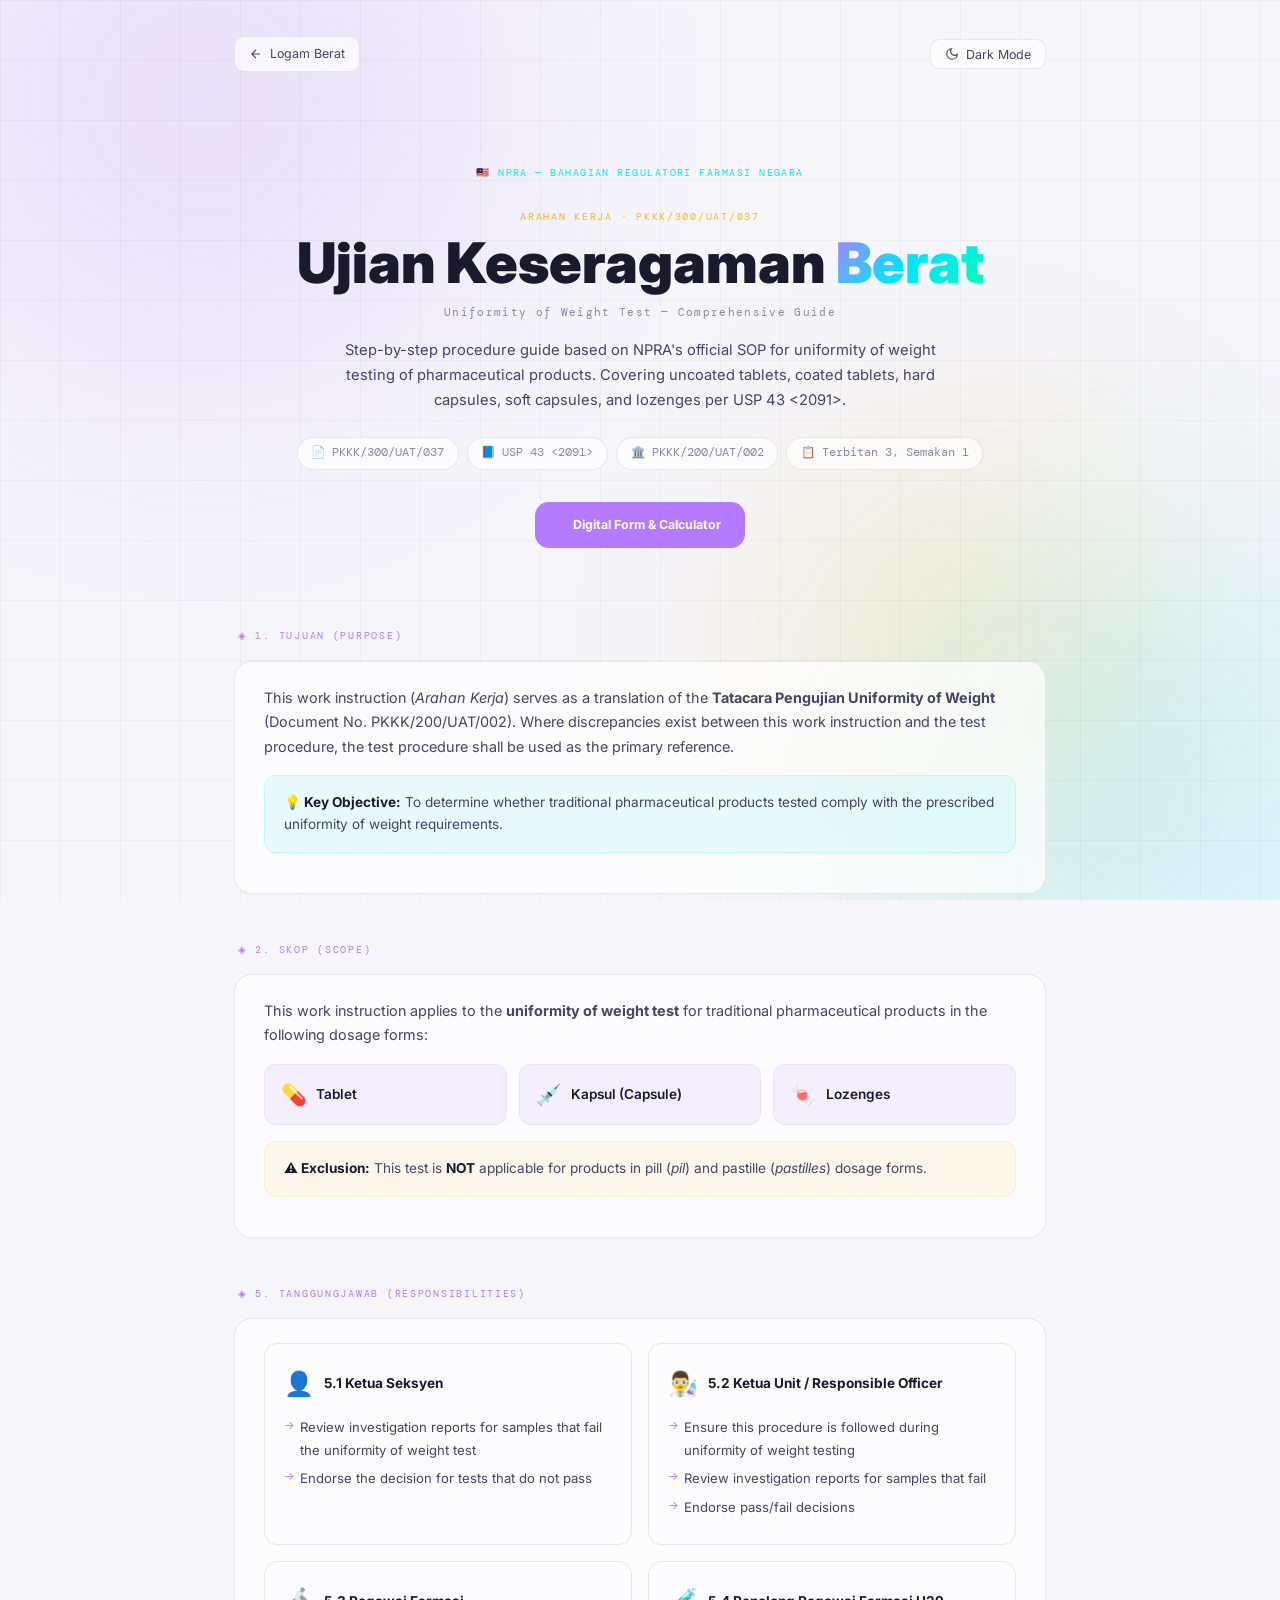
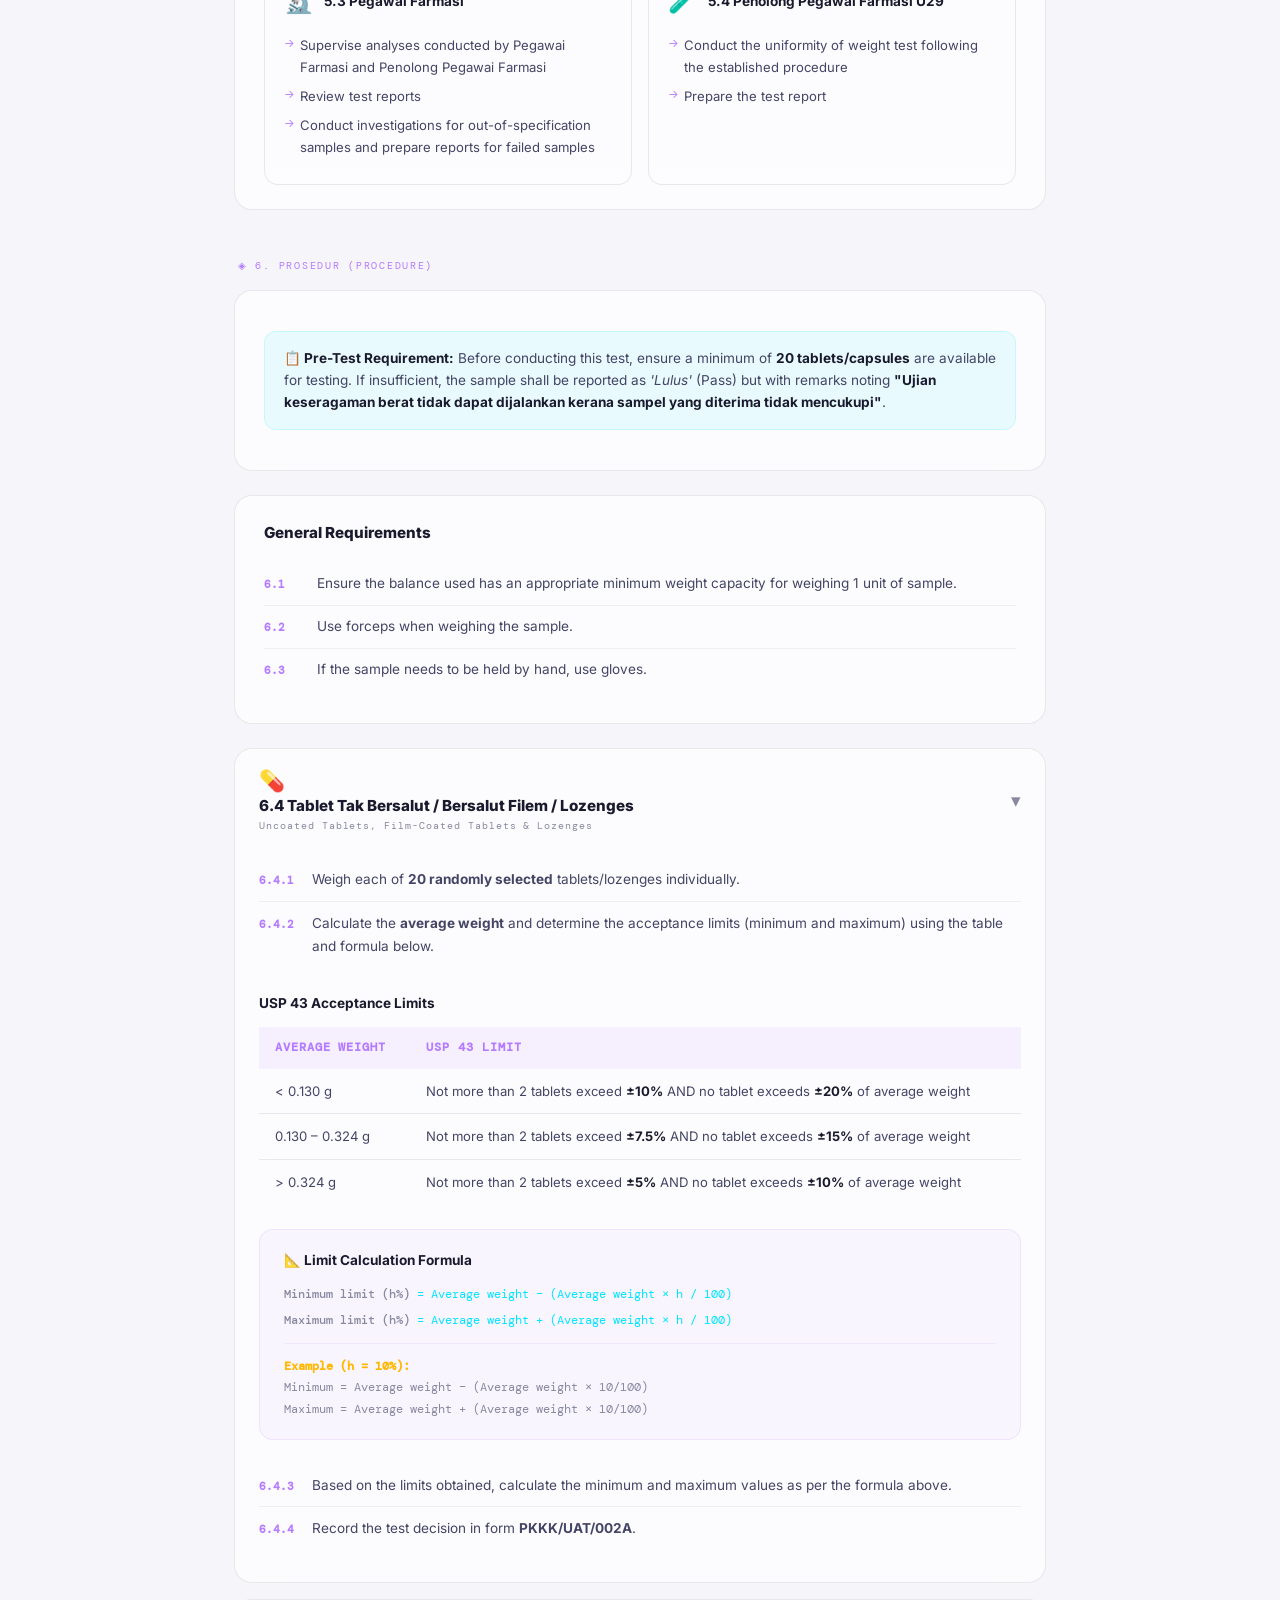
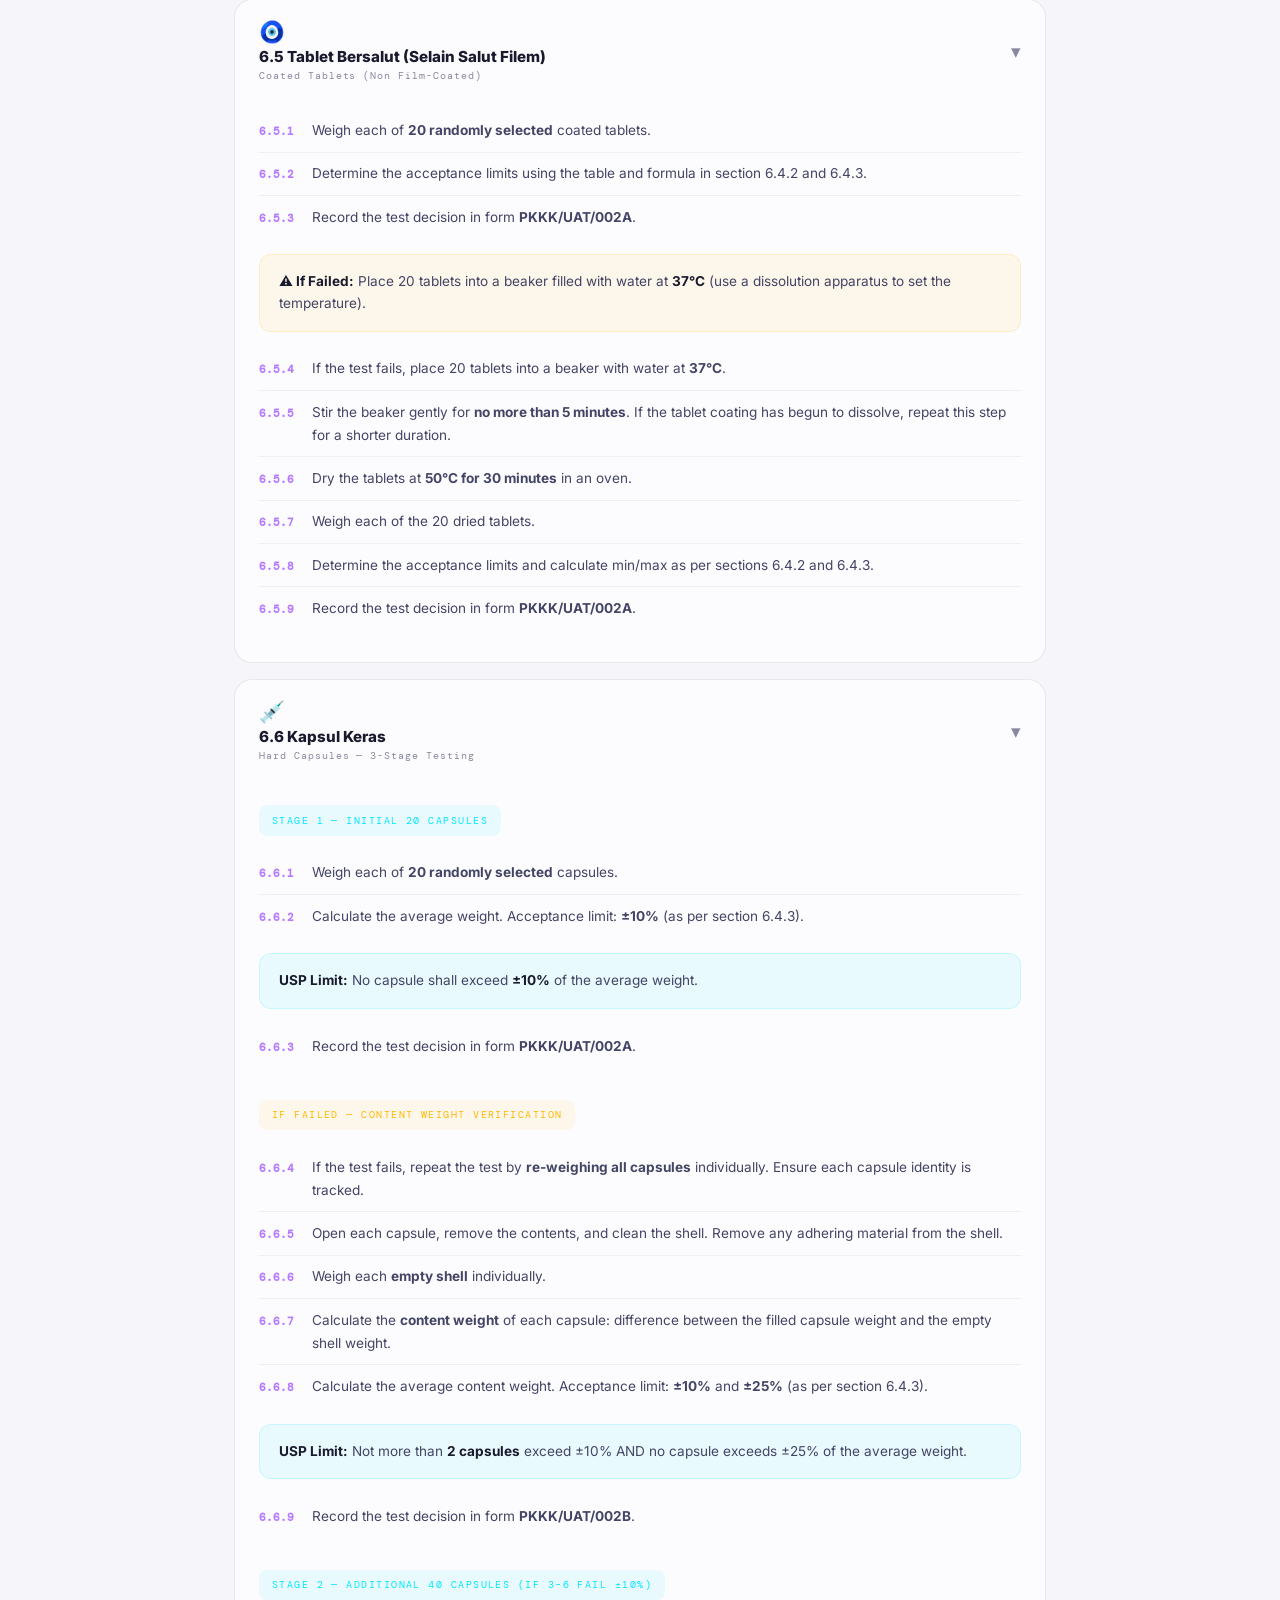
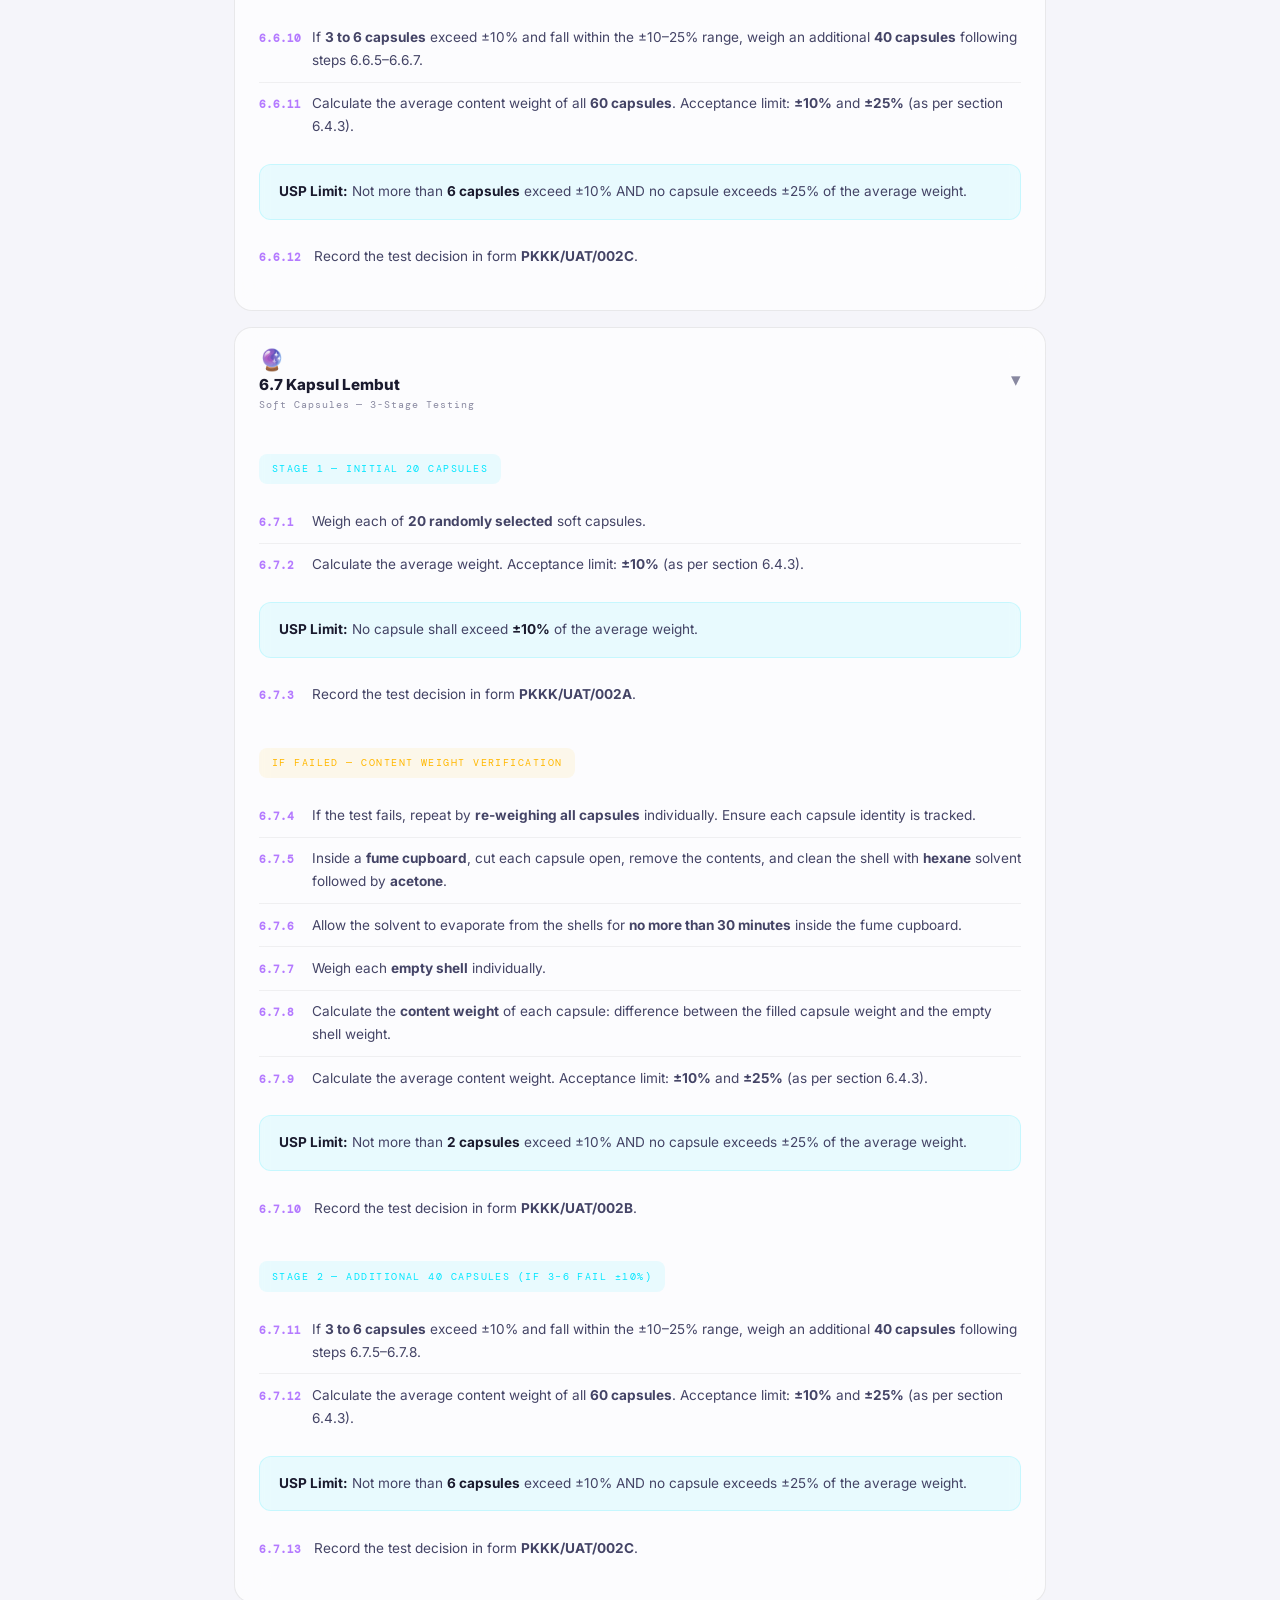
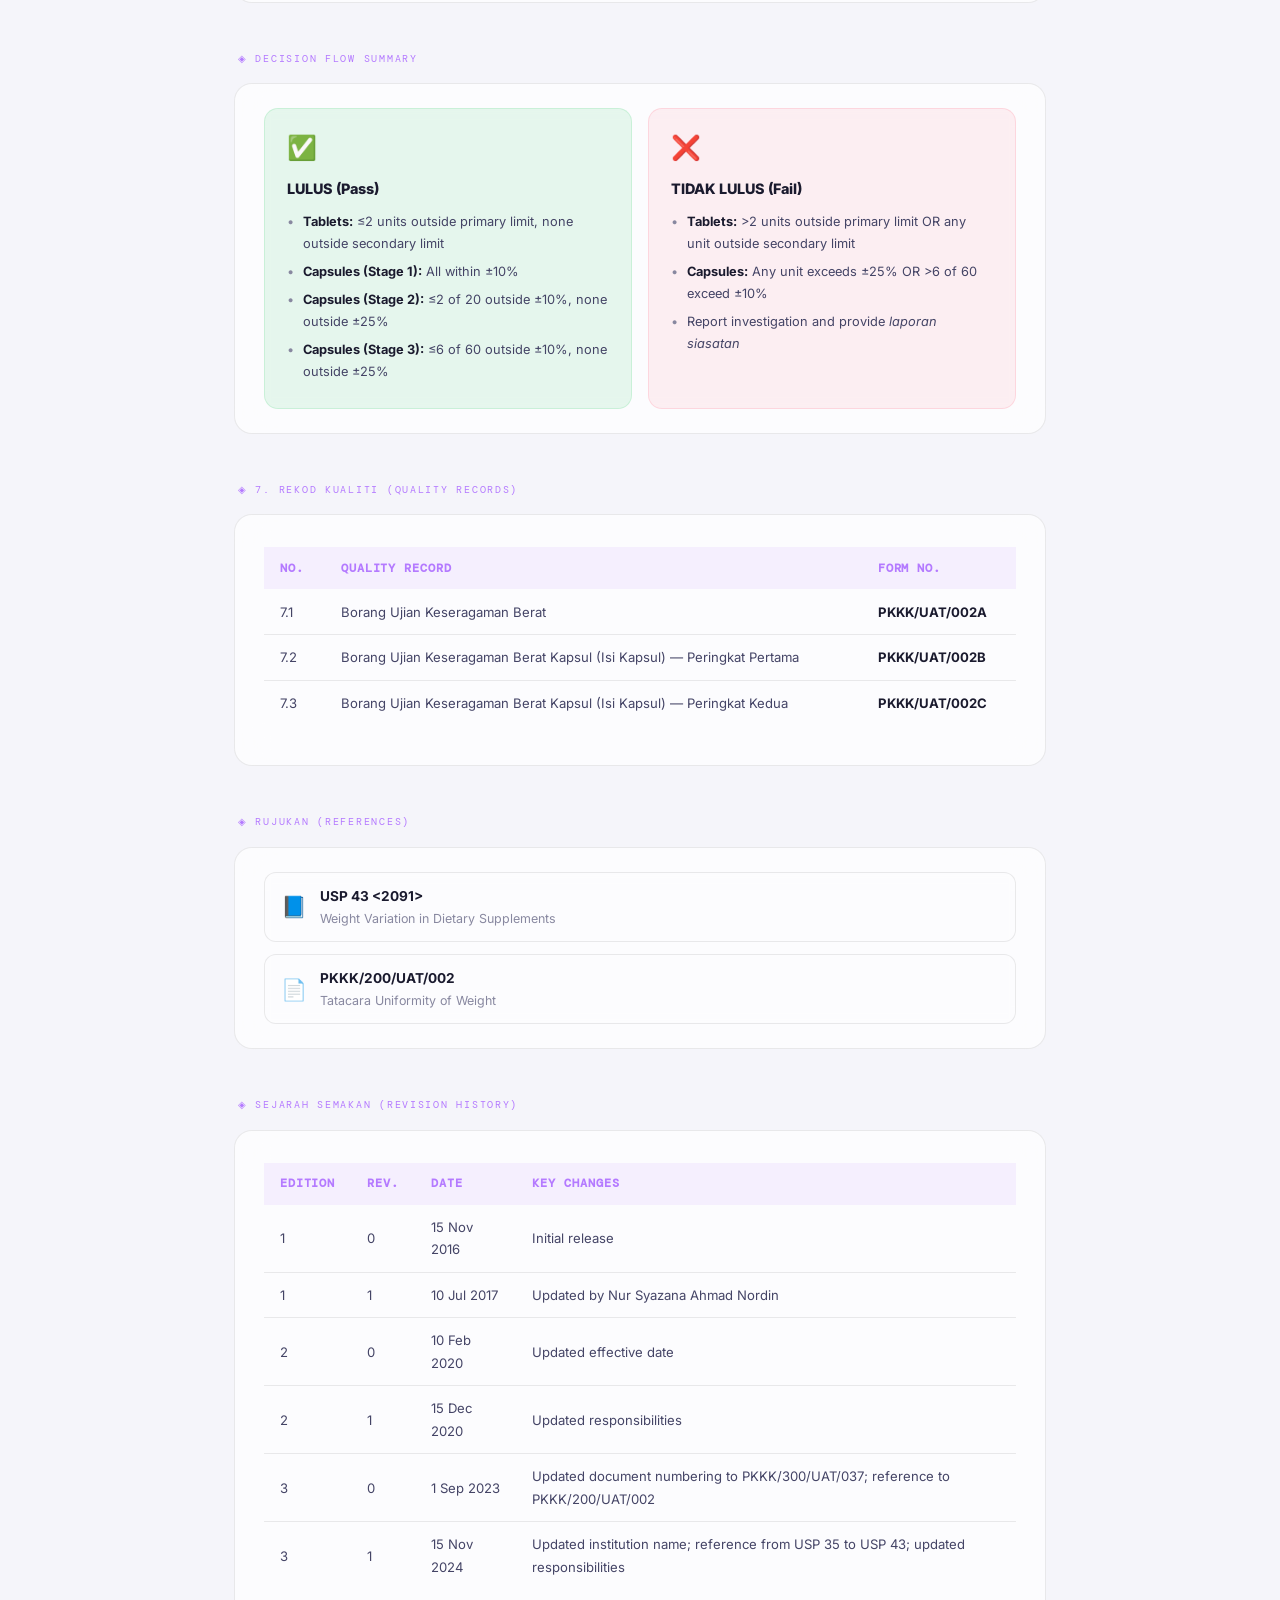
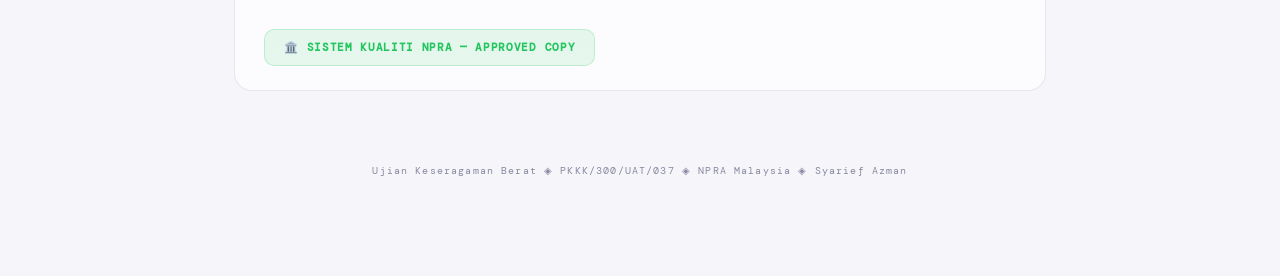
<file: index.html>
<!DOCTYPE html>
<html lang="en" data-theme="light">
<head>
<meta charset="UTF-8">
<meta name="viewport" content="width=device-width, initial-scale=1.0">
<title>Uniformity of Weight Test — Comprehensive Guide | NPRA</title>
<meta name="description" content="Comprehensive guide for Ujian Keseragaman Berat (Uniformity of Weight Test) based on NPRA SOP PKKK/300/UAT/037 and USP 43 &lt;2091&gt;. Covers tablets, capsules, lozenges procedures and acceptance criteria.">
<link rel="icon" type="image/png" href="https://syariefazman.com/favicon.png">
<link rel="preconnect" href="https://fonts.googleapis.com">
<link rel="preconnect" href="https://fonts.gstatic.com" crossorigin>
<link href="https://fonts.googleapis.com/css2?family=Inter:wght@400;500;600;700;800;900&family=DM+Mono:wght@400;500&family=Playfair+Display:ital@1&display=swap" rel="stylesheet">
<link rel="stylesheet" href="style.css">
</head>
<body>

<div class="bg-canvas"><div class="orb orb1"></div><div class="orb orb2"></div><div class="orb orb3"></div></div>
<div class="grid-overlay"></div>

<div class="main">

  <!-- Topbar -->
  <div class="topbar">
    <div class="topbar-left">
      <a href="https://syariefazman.com/lab/logam-berat" class="ctrl-btn">
        <svg viewBox="0 0 24 24" fill="none" stroke="currentColor" stroke-width="2"><path d="M19 12H5M12 19l-7-7 7-7"/></svg>
        Logam Berat
      </a>
    </div>
    <div style="display:flex;gap:0.5rem;flex-wrap:wrap">
      <button class="ctrl-btn" onclick="toggleTheme()" id="themeBtn">
        <svg viewBox="0 0 24 24" fill="none" stroke="currentColor" stroke-width="2"><path d="M21 12.79A9 9 0 1 1 11.21 3 7 7 0 0 0 21 12.79z"/></svg>
        <span id="themeTxt">Light Mode</span>
      </button>
    </div>
  </div>

  <!-- Hero -->
  <div class="hero">
    <div class="hero-org">🇲🇾 NPRA — Bahagian Regulatori Farmasi Negara</div><br>
    <div class="hero-unit">Arahan Kerja · PKKK/300/UAT/037</div>
    <h1>Ujian Keseragaman <span class="g">Berat</span></h1>
    <div class="hero-sub">Uniformity of Weight Test — Comprehensive Guide</div>
    <p class="hero-desc">
      Step-by-step procedure guide based on NPRA's official SOP for uniformity of weight testing 
      of pharmaceutical products. Covering uncoated tablets, coated tablets, hard capsules, soft capsules, 
      and lozenges per USP 43 &lt;2091&gt;.
    </p>
    <div class="hero-badges">
      <span class="hero-badge-pill">📄 PKKK/300/UAT/037</span>
      <span class="hero-badge-pill">📘 USP 43 &lt;2091&gt;</span>
      <span class="hero-badge-pill">🏛️ PKKK/200/UAT/002</span>
      <span class="hero-badge-pill">📋 Terbitan 3, Semakan 1</span>
    </div>
      
      <div class="hero-actions reveal" style="margin-top: 2rem; display: flex; justify-content: center; gap: 1rem;">
        <a href="form" class="ctrl-btn" style="background: var(--purple); color: white; padding: 0.8rem 1.5rem; font-weight: 700; border: none; border-radius: 14px;">
          <i class="fas fa-calculator" style="margin-right: 0.5rem;"></i> Digital Form & Calculator
        </a>
      </div>
  </div>

  <!-- Section: Tujuan -->
  <div class="section-label" id="tujuan">◈ 1. Tujuan (Purpose)</div>
  <div class="content-card reveal">
    <p>This work instruction (<em>Arahan Kerja</em>) serves as a translation of the <strong>Tatacara Pengujian Uniformity of Weight</strong> 
    (Document No. PKKK/200/UAT/002). Where discrepancies exist between this work instruction and the test procedure, 
    the test procedure shall be used as the primary reference.</p>
    <div class="highlight-box">
      <strong>💡 Key Objective:</strong> To determine whether traditional pharmaceutical products tested comply with the 
      prescribed uniformity of weight requirements.
    </div>
  </div>

  <!-- Section: Skop -->
  <div class="section-label" id="skop">◈ 2. Skop (Scope)</div>
  <div class="content-card reveal">
    <p>This work instruction applies to the <strong>uniformity of weight test</strong> for traditional pharmaceutical products in the following dosage forms:</p>
    <div class="scope-grid">
      <div class="scope-item"><span class="scope-icon">💊</span><span>Tablet</span></div>
      <div class="scope-item"><span class="scope-icon">💉</span><span>Kapsul (Capsule)</span></div>
      <div class="scope-item"><span class="scope-icon">🍬</span><span>Lozenges</span></div>
    </div>
    <div class="highlight-box warn">
      <strong>⚠️ Exclusion:</strong> This test is <strong>NOT</strong> applicable for products in pill (<em>pil</em>) and pastille (<em>pastilles</em>) dosage forms.
    </div>
  </div>

  <!-- Section: Tanggungjawab -->
  <div class="section-label" id="tanggungjawab">◈ 5. Tanggungjawab (Responsibilities)</div>
  <div class="content-card reveal">
    <div class="resp-grid">

      <div class="resp-card">
        <div class="resp-header">
          <span class="resp-icon">👤</span>
          <div class="resp-title">5.1 Ketua Seksyen</div>
        </div>
        <ul>
          <li>Review investigation reports for samples that fail the uniformity of weight test</li>
          <li>Endorse the decision for tests that do not pass</li>
        </ul>
      </div>

      <div class="resp-card">
        <div class="resp-header">
          <span class="resp-icon">👨‍🔬</span>
          <div class="resp-title">5.2 Ketua Unit / Responsible Officer</div>
        </div>
        <ul>
          <li>Ensure this procedure is followed during uniformity of weight testing</li>
          <li>Review investigation reports for samples that fail</li>
          <li>Endorse pass/fail decisions</li>
        </ul>
      </div>

      <div class="resp-card">
        <div class="resp-header">
          <span class="resp-icon">🔬</span>
          <div class="resp-title">5.3 Pegawai Farmasi</div>
        </div>
        <ul>
          <li>Supervise analyses conducted by Pegawai Farmasi and Penolong Pegawai Farmasi</li>
          <li>Review test reports</li>
          <li>Conduct investigations for out-of-specification samples and prepare reports for failed samples</li>
        </ul>
      </div>

      <div class="resp-card">
        <div class="resp-header">
          <span class="resp-icon">🧪</span>
          <div class="resp-title">5.4 Penolong Pegawai Farmasi U29</div>
        </div>
        <ul>
          <li>Conduct the uniformity of weight test following the established procedure</li>
          <li>Prepare the test report</li>
        </ul>
      </div>

    </div>
  </div>

  <!-- Section: Prosedur -->
  <div class="section-label" id="prosedur">◈ 6. Prosedur (Procedure)</div>
  
  <div class="content-card reveal">
    <div class="highlight-box">
      <strong>📋 Pre-Test Requirement:</strong> Before conducting this test, ensure a minimum of <strong>20 tablets/capsules</strong> 
      are available for testing. If insufficient, the sample shall be reported as <em>'Lulus'</em> (Pass) but with remarks 
      noting <strong>"Ujian keseragaman berat tidak dapat dijalankan kerana sampel yang diterima tidak mencukupi"</strong>.
    </div>
  </div>

  <div class="content-card reveal">
    <h3 class="proc-title">General Requirements</h3>
    <div class="step-list">
      <div class="step-item">
        <span class="step-num">6.1</span>
        <span>Ensure the balance used has an appropriate minimum weight capacity for weighing 1 unit of sample.</span>
      </div>
      <div class="step-item">
        <span class="step-num">6.2</span>
        <span>Use forceps when weighing the sample.</span>
      </div>
      <div class="step-item">
        <span class="step-num">6.3</span>
        <span>If the sample needs to be held by hand, use gloves.</span>
      </div>
    </div>
  </div>

  <!-- 6.4 Uncoated Tablets / Film-Coated / Lozenges -->
  <div class="proc-section reveal" id="proc-tablet">
    <button class="proc-header" onclick="toggleSection(this)">
      <div>
        <span class="proc-icon">💊</span>
        <span class="proc-name">6.4 Tablet Tak Bersalut / Bersalut Filem / Lozenges</span>
        <span class="proc-sub">Uncoated Tablets, Film-Coated Tablets & Lozenges</span>
      </div>
      <span class="proc-chevron">▾</span>
    </button>
    <div class="proc-body">
      <div class="step-list">
        <div class="step-item">
          <span class="step-num">6.4.1</span>
          <span>Weigh each of <strong>20 randomly selected</strong> tablets/lozenges individually.</span>
        </div>
        <div class="step-item">
          <span class="step-num">6.4.2</span>
          <span>Calculate the <strong>average weight</strong> and determine the acceptance limits (minimum and maximum) using the table and formula below.</span>
        </div>
      </div>

      <!-- USP 43 Limits Table -->
      <h4 class="table-title">USP 43 Acceptance Limits</h4>
      <div class="table-wrapper">
        <table class="limits-table">
          <thead>
            <tr>
              <th>Average Weight</th>
              <th>USP 43 Limit</th>
            </tr>
          </thead>
          <tbody>
            <tr>
              <td>&lt; 0.130 g</td>
              <td>Not more than 2 tablets exceed <strong>±10%</strong> AND no tablet exceeds <strong>±20%</strong> of average weight</td>
            </tr>
            <tr>
              <td>0.130 – 0.324 g</td>
              <td>Not more than 2 tablets exceed <strong>±7.5%</strong> AND no tablet exceeds <strong>±15%</strong> of average weight</td>
            </tr>
            <tr>
              <td>&gt; 0.324 g</td>
              <td>Not more than 2 tablets exceed <strong>±5%</strong> AND no tablet exceeds <strong>±10%</strong> of average weight</td>
            </tr>
          </tbody>
        </table>
      </div>

      <!-- Formula -->
      <div class="formula-box">
        <div class="formula-title">📐 Limit Calculation Formula</div>
        <div class="formula">
          <div class="formula-line"><span class="formula-label">Minimum limit (h%)</span> = Average weight − (Average weight × h / 100)</div>
          <div class="formula-line"><span class="formula-label">Maximum limit (h%)</span> = Average weight + (Average weight × h / 100)</div>
        </div>
        <div class="formula-example">
          <strong>Example (h = 10%):</strong><br>
          Minimum = Average weight − (Average weight × 10/100)<br>
          Maximum = Average weight + (Average weight × 10/100)
        </div>
      </div>

      <div class="step-list">
        <div class="step-item">
          <span class="step-num">6.4.3</span>
          <span>Based on the limits obtained, calculate the minimum and maximum values as per the formula above.</span>
        </div>
        <div class="step-item">
          <span class="step-num">6.4.4</span>
          <span>Record the test decision in form <strong>PKKK/UAT/002A</strong>.</span>
        </div>
      </div>
    </div>
  </div>

  <!-- 6.5 Coated Tablets -->
  <div class="proc-section reveal" id="proc-coated">
    <button class="proc-header" onclick="toggleSection(this)">
      <div>
        <span class="proc-icon">🧿</span>
        <span class="proc-name">6.5 Tablet Bersalut (Selain Salut Filem)</span>
        <span class="proc-sub">Coated Tablets (Non Film-Coated)</span>
      </div>
      <span class="proc-chevron">▾</span>
    </button>
    <div class="proc-body">
      <div class="step-list">
        <div class="step-item">
          <span class="step-num">6.5.1</span>
          <span>Weigh each of <strong>20 randomly selected</strong> coated tablets.</span>
        </div>
        <div class="step-item">
          <span class="step-num">6.5.2</span>
          <span>Determine the acceptance limits using the table and formula in section 6.4.2 and 6.4.3.</span>
        </div>
        <div class="step-item">
          <span class="step-num">6.5.3</span>
          <span>Record the test decision in form <strong>PKKK/UAT/002A</strong>.</span>
        </div>
      </div>

      <div class="highlight-box warn">
        <strong>⚠️ If Failed:</strong> Place 20 tablets into a beaker filled with water at <strong>37°C</strong> (use a dissolution apparatus to set the temperature).
      </div>

      <div class="step-list">
        <div class="step-item">
          <span class="step-num">6.5.4</span>
          <span>If the test fails, place 20 tablets into a beaker with water at <strong>37°C</strong>.</span>
        </div>
        <div class="step-item">
          <span class="step-num">6.5.5</span>
          <span>Stir the beaker gently for <strong>no more than 5 minutes</strong>. If the tablet coating has begun to dissolve, repeat this step for a shorter duration.</span>
        </div>
        <div class="step-item">
          <span class="step-num">6.5.6</span>
          <span>Dry the tablets at <strong>50°C for 30 minutes</strong> in an oven.</span>
        </div>
        <div class="step-item">
          <span class="step-num">6.5.7</span>
          <span>Weigh each of the 20 dried tablets.</span>
        </div>
        <div class="step-item">
          <span class="step-num">6.5.8</span>
          <span>Determine the acceptance limits and calculate min/max as per sections 6.4.2 and 6.4.3.</span>
        </div>
        <div class="step-item">
          <span class="step-num">6.5.9</span>
          <span>Record the test decision in form <strong>PKKK/UAT/002A</strong>.</span>
        </div>
      </div>
    </div>
  </div>

  <!-- 6.6 Hard Capsules -->
  <div class="proc-section reveal" id="proc-hard-capsule">
    <button class="proc-header" onclick="toggleSection(this)">
      <div>
        <span class="proc-icon">💉</span>
        <span class="proc-name">6.6 Kapsul Keras</span>
        <span class="proc-sub">Hard Capsules — 3-Stage Testing</span>
      </div>
      <span class="proc-chevron">▾</span>
    </button>
    <div class="proc-body">

      <!-- Stage 1 -->
      <div class="stage-label">Stage 1 — Initial 20 Capsules</div>
      <div class="step-list">
        <div class="step-item">
          <span class="step-num">6.6.1</span>
          <span>Weigh each of <strong>20 randomly selected</strong> capsules.</span>
        </div>
        <div class="step-item">
          <span class="step-num">6.6.2</span>
          <span>Calculate the average weight. Acceptance limit: <strong>±10%</strong> (as per section 6.4.3).</span>
        </div>
      </div>

      <div class="highlight-box">
        <strong>USP Limit:</strong> No capsule shall exceed <strong>±10%</strong> of the average weight.
      </div>

      <div class="step-list">
        <div class="step-item">
          <span class="step-num">6.6.3</span>
          <span>Record the test decision in form <strong>PKKK/UAT/002A</strong>.</span>
        </div>
      </div>

      <!-- If Failed -->
      <div class="stage-label warn-label">If Failed — Content Weight Verification</div>
      <div class="step-list">
        <div class="step-item">
          <span class="step-num">6.6.4</span>
          <span>If the test fails, repeat the test by <strong>re-weighing all capsules</strong> individually. Ensure each capsule identity is tracked.</span>
        </div>
        <div class="step-item">
          <span class="step-num">6.6.5</span>
          <span>Open each capsule, remove the contents, and clean the shell. Remove any adhering material from the shell.</span>
        </div>
        <div class="step-item">
          <span class="step-num">6.6.6</span>
          <span>Weigh each <strong>empty shell</strong> individually.</span>
        </div>
        <div class="step-item">
          <span class="step-num">6.6.7</span>
          <span>Calculate the <strong>content weight</strong> of each capsule: difference between the filled capsule weight and the empty shell weight.</span>
        </div>
        <div class="step-item">
          <span class="step-num">6.6.8</span>
          <span>Calculate the average content weight. Acceptance limit: <strong>±10%</strong> and <strong>±25%</strong> (as per section 6.4.3).</span>
        </div>
      </div>

      <div class="highlight-box">
        <strong>USP Limit:</strong> Not more than <strong>2 capsules</strong> exceed ±10% AND no capsule exceeds ±25% of the average weight.
      </div>

      <div class="step-list">
        <div class="step-item">
          <span class="step-num">6.6.9</span>
          <span>Record the test decision in form <strong>PKKK/UAT/002B</strong>.</span>
        </div>
      </div>

      <!-- Stage 2 -->
      <div class="stage-label">Stage 2 — Additional 40 Capsules (if 3–6 fail ±10%)</div>
      <div class="step-list">
        <div class="step-item">
          <span class="step-num">6.6.10</span>
          <span>If <strong>3 to 6 capsules</strong> exceed ±10% and fall within the ±10–25% range, weigh an additional <strong>40 capsules</strong> following steps 6.6.5–6.6.7.</span>
        </div>
        <div class="step-item">
          <span class="step-num">6.6.11</span>
          <span>Calculate the average content weight of all <strong>60 capsules</strong>. Acceptance limit: <strong>±10%</strong> and <strong>±25%</strong> (as per section 6.4.3).</span>
        </div>
      </div>

      <div class="highlight-box">
        <strong>USP Limit:</strong> Not more than <strong>6 capsules</strong> exceed ±10% AND no capsule exceeds ±25% of the average weight.
      </div>

      <div class="step-list">
        <div class="step-item">
          <span class="step-num">6.6.12</span>
          <span>Record the test decision in form <strong>PKKK/UAT/002C</strong>.</span>
        </div>
      </div>
    </div>
  </div>

  <!-- 6.7 Soft Capsules -->
  <div class="proc-section reveal" id="proc-soft-capsule">
    <button class="proc-header" onclick="toggleSection(this)">
      <div>
        <span class="proc-icon">🔮</span>
        <span class="proc-name">6.7 Kapsul Lembut</span>
        <span class="proc-sub">Soft Capsules — 3-Stage Testing</span>
      </div>
      <span class="proc-chevron">▾</span>
    </button>
    <div class="proc-body">

      <!-- Stage 1 -->
      <div class="stage-label">Stage 1 — Initial 20 Capsules</div>
      <div class="step-list">
        <div class="step-item">
          <span class="step-num">6.7.1</span>
          <span>Weigh each of <strong>20 randomly selected</strong> soft capsules.</span>
        </div>
        <div class="step-item">
          <span class="step-num">6.7.2</span>
          <span>Calculate the average weight. Acceptance limit: <strong>±10%</strong> (as per section 6.4.3).</span>
        </div>
      </div>

      <div class="highlight-box">
        <strong>USP Limit:</strong> No capsule shall exceed <strong>±10%</strong> of the average weight.
      </div>

      <div class="step-list">
        <div class="step-item">
          <span class="step-num">6.7.3</span>
          <span>Record the test decision in form <strong>PKKK/UAT/002A</strong>.</span>
        </div>
      </div>

      <!-- If Failed -->
      <div class="stage-label warn-label">If Failed — Content Weight Verification</div>
      <div class="step-list">
        <div class="step-item">
          <span class="step-num">6.7.4</span>
          <span>If the test fails, repeat by <strong>re-weighing all capsules</strong> individually. Ensure each capsule identity is tracked.</span>
        </div>
        <div class="step-item">
          <span class="step-num">6.7.5</span>
          <span>Inside a <strong>fume cupboard</strong>, cut each capsule open, remove the contents, and clean the shell with <strong>hexane</strong> solvent followed by <strong>acetone</strong>.</span>
        </div>
        <div class="step-item">
          <span class="step-num">6.7.6</span>
          <span>Allow the solvent to evaporate from the shells for <strong>no more than 30 minutes</strong> inside the fume cupboard.</span>
        </div>
        <div class="step-item">
          <span class="step-num">6.7.7</span>
          <span>Weigh each <strong>empty shell</strong> individually.</span>
        </div>
        <div class="step-item">
          <span class="step-num">6.7.8</span>
          <span>Calculate the <strong>content weight</strong> of each capsule: difference between the filled capsule weight and the empty shell weight.</span>
        </div>
        <div class="step-item">
          <span class="step-num">6.7.9</span>
          <span>Calculate the average content weight. Acceptance limit: <strong>±10%</strong> and <strong>±25%</strong> (as per section 6.4.3).</span>
        </div>
      </div>

      <div class="highlight-box">
        <strong>USP Limit:</strong> Not more than <strong>2 capsules</strong> exceed ±10% AND no capsule exceeds ±25% of the average weight.
      </div>

      <div class="step-list">
        <div class="step-item">
          <span class="step-num">6.7.10</span>
          <span>Record the test decision in form <strong>PKKK/UAT/002B</strong>.</span>
        </div>
      </div>

      <!-- Stage 2 -->
      <div class="stage-label">Stage 2 — Additional 40 Capsules (if 3–6 fail ±10%)</div>
      <div class="step-list">
        <div class="step-item">
          <span class="step-num">6.7.11</span>
          <span>If <strong>3 to 6 capsules</strong> exceed ±10% and fall within the ±10–25% range, weigh an additional <strong>40 capsules</strong> following steps 6.7.5–6.7.8.</span>
        </div>
        <div class="step-item">
          <span class="step-num">6.7.12</span>
          <span>Calculate the average content weight of all <strong>60 capsules</strong>. Acceptance limit: <strong>±10%</strong> and <strong>±25%</strong> (as per section 6.4.3).</span>
        </div>
      </div>

      <div class="highlight-box">
        <strong>USP Limit:</strong> Not more than <strong>6 capsules</strong> exceed ±10% AND no capsule exceeds ±25% of the average weight.
      </div>

      <div class="step-list">
        <div class="step-item">
          <span class="step-num">6.7.13</span>
          <span>Record the test decision in form <strong>PKKK/UAT/002C</strong>.</span>
        </div>
      </div>
    </div>
  </div>

  <!-- Section: Decision Flow -->
  <div class="section-label" id="decision">◈ Decision Flow Summary</div>
  <div class="content-card reveal">
    <div class="flow-grid">
      <div class="flow-card pass">
        <div class="flow-icon">✅</div>
        <div class="flow-title">LULUS (Pass)</div>
        <ul>
          <li><strong>Tablets:</strong> ≤2 units outside primary limit, none outside secondary limit</li>
          <li><strong>Capsules (Stage 1):</strong> All within ±10%</li>
          <li><strong>Capsules (Stage 2):</strong> ≤2 of 20 outside ±10%, none outside ±25%</li>
          <li><strong>Capsules (Stage 3):</strong> ≤6 of 60 outside ±10%, none outside ±25%</li>
        </ul>
      </div>
      <div class="flow-card fail">
        <div class="flow-icon">❌</div>
        <div class="flow-title">TIDAK LULUS (Fail)</div>
        <ul>
          <li><strong>Tablets:</strong> &gt;2 units outside primary limit OR any unit outside secondary limit</li>
          <li><strong>Capsules:</strong> Any unit exceeds ±25% OR &gt;6 of 60 exceed ±10%</li>
          <li>Report investigation and provide <em>laporan siasatan</em></li>
        </ul>
      </div>
    </div>
  </div>

  <!-- Section: Rekod Kualiti -->
  <div class="section-label" id="rekod">◈ 7. Rekod Kualiti (Quality Records)</div>
  <div class="content-card reveal">
    <div class="table-wrapper">
      <table class="limits-table">
        <thead>
          <tr>
            <th>No.</th>
            <th>Quality Record</th>
            <th>Form No.</th>
          </tr>
        </thead>
        <tbody>
          <tr>
            <td>7.1</td>
            <td>Borang Ujian Keseragaman Berat</td>
            <td><strong>PKKK/UAT/002A</strong></td>
          </tr>
          <tr>
            <td>7.2</td>
            <td>Borang Ujian Keseragaman Berat Kapsul (Isi Kapsul) — Peringkat Pertama</td>
            <td><strong>PKKK/UAT/002B</strong></td>
          </tr>
          <tr>
            <td>7.3</td>
            <td>Borang Ujian Keseragaman Berat Kapsul (Isi Kapsul) — Peringkat Kedua</td>
            <td><strong>PKKK/UAT/002C</strong></td>
          </tr>
        </tbody>
      </table>
    </div>
  </div>

  <!-- Section: Rujukan -->
  <div class="section-label" id="rujukan">◈ Rujukan (References)</div>
  <div class="content-card reveal">
    <div class="ref-list">
      <div class="ref-item">
        <span class="ref-icon">📘</span>
        <div>
          <div class="ref-title">USP 43 &lt;2091&gt;</div>
          <div class="ref-desc">Weight Variation in Dietary Supplements</div>
        </div>
      </div>
      <div class="ref-item">
        <span class="ref-icon">📄</span>
        <div>
          <div class="ref-title">PKKK/200/UAT/002</div>
          <div class="ref-desc">Tatacara Uniformity of Weight</div>
        </div>
      </div>
    </div>
  </div>

  <!-- Section: Revision History -->
  <div class="section-label" id="sejarah">◈ Sejarah Semakan (Revision History)</div>
  <div class="content-card reveal">
    <div class="table-wrapper">
      <table class="limits-table">
        <thead>
          <tr>
            <th>Edition</th>
            <th>Rev.</th>
            <th>Date</th>
            <th>Key Changes</th>
          </tr>
        </thead>
        <tbody>
          <tr>
            <td>1</td>
            <td>0</td>
            <td>15 Nov 2016</td>
            <td>Initial release</td>
          </tr>
          <tr>
            <td>1</td>
            <td>1</td>
            <td>10 Jul 2017</td>
            <td>Updated by Nur Syazana Ahmad Nordin</td>
          </tr>
          <tr>
            <td>2</td>
            <td>0</td>
            <td>10 Feb 2020</td>
            <td>Updated effective date</td>
          </tr>
          <tr>
            <td>2</td>
            <td>1</td>
            <td>15 Dec 2020</td>
            <td>Updated responsibilities</td>
          </tr>
          <tr>
            <td>3</td>
            <td>0</td>
            <td>1 Sep 2023</td>
            <td>Updated document numbering to PKKK/300/UAT/037; reference to PKKK/200/UAT/002</td>
          </tr>
          <tr>
            <td>3</td>
            <td>1</td>
            <td>15 Nov 2024</td>
            <td>Updated institution name; reference from USP 35 to USP 43; updated responsibilities</td>
          </tr>
        </tbody>
      </table>
    </div>
    <div class="approved-badge">
      <span>🏛️</span> SISTEM KUALITI NPRA — APPROVED COPY
    </div>
  </div>

  <div class="footer">Ujian Keseragaman Berat ◈ PKKK/300/UAT/037 ◈ NPRA Malaysia ◈ Syarief Azman</div>
</div>

<script src="script.js"></script>
</body>
</html>
</file>
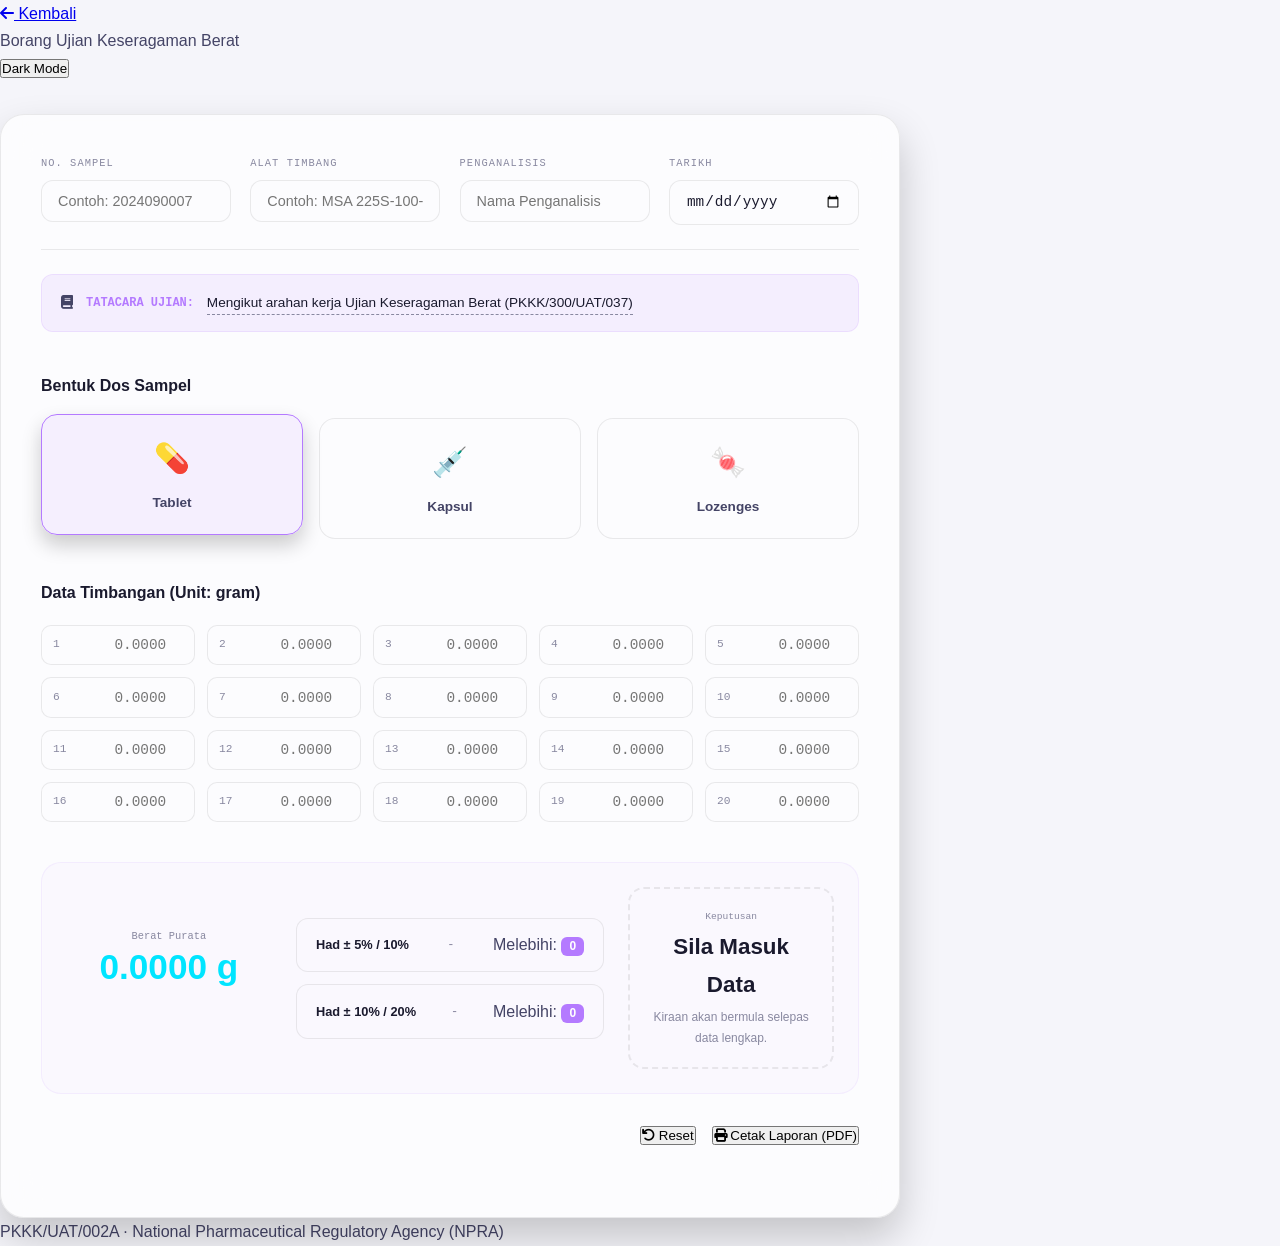
<file: form.html>
<!DOCTYPE html>
<html lang="en" data-theme="light">
<head>
    <meta charset="UTF-8">
    <meta name="viewport" content="width=device-width, initial-scale=1.0">
    <title>UoW Calculator | Borang Ujian Keseragaman Berat</title>
    <link rel="stylesheet" href="style.css">
    <link rel="stylesheet" href="https://cdnjs.cloudflare.com/ajax/libs/font-awesome/6.4.0/css/all.min.css">
</head>
<body class="form-page">
    <div class="bg-grain"></div>
    
    <nav class="navbar">
        <div class="container">
            <a href="./" class="nav-logo"><i class="fas fa-arrow-left"></i> Kembali</a>
            <div class="nav-title">Borang Ujian Keseragaman Berat</div>
            <button class="theme-toggle" onclick="toggleTheme()" id="themeToggle">
                <span id="themeTxt">Dark Mode</span>
            </button>
        </div>
    </nav>

    <main class="container">
        <div class="form-container reveal">
            <!-- Form Header Info -->
            <div class="form-header-grid">
                <div class="input-group">
                    <label for="sampleNo">No. Sampel</label>
                    <input type="text" id="sampleNo" placeholder="Contoh: 2024090007">
                </div>
                <div class="input-group">
                    <label for="balanceId">Alat Timbang</label>
                    <input type="text" id="balanceId" placeholder="Contoh: MSA 225S-100-DA">
                </div>
                <div class="input-group">
                    <label for="analystName">Penganalisis</label>
                    <input type="text" id="analystName" placeholder="Nama Penganalisis">
                </div>
                <div class="input-group">
                    <label for="testDate">Tarikh</label>
                    <input type="date" id="testDate">
                </div>
            </div>

            <!-- SOP Reference Link -->
            <div class="sop-reference reveal">
                <i class="fas fa-book"></i>
                <span>TATACARA UJIAN:</span>
                <a href="./" class="sop-link">Mengikut arahan kerja Ujian Keseragaman Berat (PKKK/300/UAT/037)</a>
            </div>

            <!-- Dosage Form Selection -->
            <div class="dosage-selection">
                <h3>Bentuk Dos Sampel</h3>
                <div class="radio-group">
                    <label class="radio-card">
                        <input type="radio" name="dosageType" value="tablet" checked>
                        <div class="radio-content">
                            <span class="icon">💊</span>
                            <span>Tablet</span>
                        </div>
                    </label>
                    <label class="radio-card">
                        <input type="radio" name="dosageType" value="kapsul">
                        <div class="radio-content">
                            <span class="icon">💉</span>
                            <span>Kapsul</span>
                        </div>
                    </label>
                    <label class="radio-card">
                        <input type="radio" name="dosageType" value="lozenges">
                        <div class="radio-content">
                            <span class="icon">🍬</span>
                            <span>Lozenges</span>
                        </div>
                    </label>
                </div>
            </div>

            <!-- Weights Input Table -->
            <div class="weights-section">
                <h3>Data Timbangan (Unit: gram)</h3>
                <div class="weights-grid" id="weightsGrid">
                    <!-- 20 inputs will be generated here -->
                </div>
            </div>

            <!-- Calculations & Results -->
            <div class="results-section">
                <div class="results-grid">
                    <div class="result-card main">
                        <div class="label">Berat Purata</div>
                        <div class="value" id="avgWeight">0.0000 g</div>
                    </div>
                    
                    <div class="limits-group">
                        <div class="limit-box">
                            <div class="limit-label" id="limitLabel1">Had ± 5% / 10%</div>
                            <div class="limit-range" id="limitRange1">-</div>
                            <div class="limit-count">
                                <span>Melebihi:</span>
                                <span class="count-val" id="count1">0</span>
                            </div>
                        </div>
                        <div class="limit-box">
                            <div class="limit-label" id="limitLabel2">Had ± 10% / 20%</div>
                            <div class="limit-range" id="limitRange2">-</div>
                            <div class="limit-count">
                                <span>Melebihi:</span>
                                <span class="count-val" id="count2">0</span>
                            </div>
                        </div>
                    </div>

                    <div class="verdict-card" id="verdictCard">
                        <div class="verdict-label">Keputusan</div>
                        <div class="verdict-value" id="verdictStatus">Sila Masuk Data</div>
                        <div class="verdict-desc" id="verdictDesc">Kiraan akan bermula selepas data lengkap.</div>
                    </div>
                </div>
            </div>

            <div class="form-actions">
                <button class="btn btn-secondary" onclick="resetForm()"><i class="fas fa-undo"></i> Reset</button>
                <button class="btn btn-primary" onclick="window.print()"><i class="fas fa-print"></i> Cetak Laporan (PDF)</button>
            </div>
        </div>
    </main>

    <footer class="container">
        <p>PKKK/UAT/002A · National Pharmaceutical Regulatory Agency (NPRA)</p>
    </footer>

    <script src="script.js"></script>
    <script>
        // Form specific init
        document.addEventListener('DOMContentLoaded', () => {
            initForm();
        });
    </script>
</body>
</html>
</file>
<file: style.css>
/* ───────────── Design Tokens ───────────── */
:root {
  --bg: #0a0a0f;
  --bg2: #12121a;
  --card-bg: rgba(255,255,255,0.03);
  --card-border: rgba(255,255,255,0.06);
  --text: #b0b0c0;
  --text-bright: #f0f0ff;
  --text-dim: #6a6a80;
  --purple: #b47aff;
  --purple-dim: rgba(180,122,255,0.1);
  --cyan: #00e5ff;
  --cyan-dim: rgba(0,229,255,0.08);
  --mint: #00ffb3;
  --mint-dim: rgba(0,255,179,0.08);
  --amber: #ffb700;
  --amber-dim: rgba(255,183,0,0.08);
  --red: #ff4d6d;
  --red-dim: rgba(255,77,109,0.08);
  --green: #22c55e;
  --green-dim: rgba(34,197,94,0.1);
  --grad: linear-gradient(135deg, #b47aff 0%, #00e5ff 50%, #00ffb3 100%);
  --radius: 18px;
  --font: 'Inter', -apple-system, BlinkMacSystemFont, sans-serif;
  --mono: 'DM Mono', 'Fira Code', monospace;
}

[data-theme="light"] {
  --bg: #f5f5fa;
  --bg2: #eeeef4;
  --card-bg: rgba(255,255,255,0.7);
  --card-border: rgba(0,0,0,0.08);
  --text: #444466;
  --text-bright: #1a1a2e;
  --text-dim: #8888a0;
}

/* ───────────── Reset & Base ───────────── */
*, *::before, *::after { box-sizing: border-box; margin: 0; padding: 0; }
html { scroll-behavior: smooth; }
body {
  font-family: var(--font);
  background: var(--bg);
  color: var(--text);
  line-height: 1.7;
  overflow-x: hidden;
  min-height: 100vh;
}

/* ───────────── Background ───────────── */
.bg-canvas { position: fixed; inset: 0; z-index: 0; pointer-events: none; overflow: hidden; }
.orb {
  position: absolute;
  border-radius: 50%;
  filter: blur(120px);
  opacity: 0.15;
  animation: orbFloat 20s ease-in-out infinite alternate;
}
.orb1 { width: 600px; height: 600px; background: var(--purple); top: -200px; left: -100px; }
.orb2 { width: 500px; height: 500px; background: var(--cyan); bottom: -150px; right: -100px; animation-delay: -7s; }
.orb3 { width: 400px; height: 400px; background: var(--amber); top: 50%; left: 60%; animation-delay: -14s; }

@keyframes orbFloat {
  0% { transform: translate(0, 0) scale(1); }
  100% { transform: translate(40px, -30px) scale(1.1); }
}

.grid-overlay {
  position: fixed; inset: 0; z-index: 0; pointer-events: none;
  background-image:
    linear-gradient(rgba(255,255,255,0.015) 1px, transparent 1px),
    linear-gradient(90deg, rgba(255,255,255,0.015) 1px, transparent 1px);
  background-size: 60px 60px;
}
[data-theme="light"] .grid-overlay {
  background-image:
    linear-gradient(rgba(0,0,0,0.03) 1px, transparent 1px),
    linear-gradient(90deg, rgba(0,0,0,0.03) 1px, transparent 1px);
}

/* ───────────── Layout ───────────── */
.main {
  position: relative; z-index: 1;
  max-width: 860px;
  margin: 0 auto;
  padding: 1.5rem 1.5rem 4rem;
}

/* ───────────── Topbar ───────────── */
.topbar {
  display: flex; justify-content: space-between; align-items: center;
  flex-wrap: wrap; gap: 0.5rem; padding: 0.75rem 0; margin-bottom: 2rem;
}
.ctrl-btn {
  display: inline-flex; align-items: center; gap: 0.4rem;
  padding: 0.4rem 0.9rem;
  background: var(--card-bg);
  border: 1px solid var(--card-border);
  border-radius: 10px;
  color: var(--text);
  font-size: 0.78rem;
  font-family: var(--font);
  text-decoration: none;
  cursor: pointer;
  backdrop-filter: blur(12px);
  transition: all 0.25s;
}
.ctrl-btn:hover { border-color: var(--purple); color: var(--text-bright); }
.ctrl-btn svg { width: 14px; height: 14px; }

/* ───────────── Hero ───────────── */
.hero {
  padding: 3rem 0 2rem;
  text-align: center;
}
.hero-org {
  font-family: var(--mono);
  font-size: 0.65rem;
  letter-spacing: 0.14em;
  text-transform: uppercase;
  color: var(--cyan);
}
.hero-unit {
  font-family: var(--mono);
  font-size: 0.6rem;
  letter-spacing: 0.18em;
  text-transform: uppercase;
  color: var(--amber);
  margin-bottom: 0.5rem;
}
.hero h1 {
  font-size: clamp(2rem, 6vw, 3.5rem);
  font-weight: 900;
  line-height: 1.1;
  color: var(--text-bright);
  margin-bottom: 0.5rem;
}
.hero .g {
  background: var(--grad);
  -webkit-background-clip: text;
  -webkit-text-fill-color: transparent;
  background-clip: text;
}
.hero-sub {
  font-family: var(--mono);
  font-size: 0.7rem;
  letter-spacing: 0.12em;
  color: var(--text-dim);
  margin-bottom: 1rem;
}
.hero-desc {
  max-width: 640px;
  margin: 0 auto 1.5rem;
  font-size: 0.92rem;
  color: var(--text);
}
.hero-badges {
  display: flex; justify-content: center; flex-wrap: wrap; gap: 0.5rem;
}
.hero-badge-pill {
  display: inline-block;
  padding: 0.35rem 0.85rem;
  background: var(--card-bg);
  border: 1px solid var(--card-border);
  border-radius: 20px;
  font-size: 0.72rem;
  font-family: var(--mono);
  color: var(--text-dim);
  backdrop-filter: blur(10px);
}

/* ───────────── Section Labels ───────────── */
.section-label {
  font-family: var(--mono);
  font-size: 0.6rem;
  letter-spacing: 0.18em;
  text-transform: uppercase;
  color: var(--purple);
  margin: 3rem 0 1rem;
  padding-left: 0.25rem;
}

/* ───────────── Content Cards ───────────── */
.content-card {
  background: var(--card-bg);
  border: 1px solid var(--card-border);
  border-radius: var(--radius);
  padding: 1.5rem 1.8rem;
  backdrop-filter: blur(18px);
  margin-bottom: 1.5rem;
}
.content-card p { margin-bottom: 1rem; font-size: 0.9rem; }
.content-card p:last-child { margin-bottom: 0; }

/* ───────────── Highlight Boxes ───────────── */
.highlight-box {
  background: var(--cyan-dim);
  border: 1px solid rgba(0,229,255,0.15);
  border-radius: 12px;
  padding: 1rem 1.2rem;
  font-size: 0.85rem;
  margin: 1rem 0;
  line-height: 1.6;
}
.highlight-box.warn {
  background: var(--amber-dim);
  border-color: rgba(255,183,0,0.15);
}
.highlight-box strong { color: var(--text-bright); }

/* ───────────── Scope Grid ───────────── */
.scope-grid {
  display: grid;
  grid-template-columns: repeat(auto-fit, minmax(140px, 1fr));
  gap: 0.75rem;
  margin: 1rem 0;
}
.scope-item {
  display: flex; align-items: center; gap: 0.6rem;
  padding: 0.75rem 1rem;
  background: var(--purple-dim);
  border: 1px solid rgba(180,122,255,0.12);
  border-radius: 12px;
  font-size: 0.85rem;
  font-weight: 600;
  color: var(--text-bright);
}
.scope-icon { font-size: 1.3rem; }

/* ───────────── Responsibilities Grid ───────────── */
.resp-grid {
  display: grid;
  grid-template-columns: repeat(auto-fit, minmax(280px, 1fr));
  gap: 1rem;
}
.resp-card {
  background: rgba(255,255,255,0.02);
  border: 1px solid var(--card-border);
  border-radius: 14px;
  padding: 1.2rem;
}
.resp-header {
  display: flex; align-items: center; gap: 0.6rem;
  margin-bottom: 0.75rem;
}
.resp-icon { font-size: 1.5rem; }
.resp-title {
  font-weight: 700;
  font-size: 0.85rem;
  color: var(--text-bright);
}
.resp-card ul {
  list-style: none;
  padding: 0;
}
.resp-card li {
  position: relative;
  padding-left: 1rem;
  font-size: 0.82rem;
  margin-bottom: 0.4rem;
  color: var(--text);
}
.resp-card li::before {
  content: '→';
  position: absolute;
  left: 0;
  color: var(--purple);
  font-size: 0.7rem;
}

/* ───────────── Procedure Sections ───────────── */
.proc-section {
  background: var(--card-bg);
  border: 1px solid var(--card-border);
  border-radius: var(--radius);
  backdrop-filter: blur(18px);
  margin-bottom: 1rem;
  overflow: hidden;
}
.proc-header {
  display: flex;
  justify-content: space-between;
  align-items: center;
  width: 100%;
  padding: 1.2rem 1.5rem;
  background: transparent;
  border: none;
  cursor: pointer;
  text-align: left;
  font-family: var(--font);
  color: var(--text-bright);
  transition: background 0.25s;
}
.proc-header:hover { background: rgba(255,255,255,0.02); }
.proc-header > div { display: flex; flex-direction: column; gap: 0.2rem; }
.proc-icon { font-size: 1.3rem; }
.proc-name {
  font-weight: 800;
  font-size: 0.95rem;
}
.proc-sub {
  font-family: var(--mono);
  font-size: 0.6rem;
  letter-spacing: 0.1em;
  color: var(--text-dim);
}
.proc-chevron {
  font-size: 1.2rem;
  color: var(--text-dim);
  transition: transform 0.3s;
}
.proc-section.collapsed .proc-chevron { transform: rotate(-90deg); }
.proc-body {
  padding: 0 1.5rem 1.5rem;
  max-height: 5000px;
  overflow: hidden;
  transition: max-height 0.4s ease, padding 0.3s ease;
}
.proc-section.collapsed .proc-body {
  max-height: 0;
  padding-top: 0;
  padding-bottom: 0;
}

.proc-title {
  font-weight: 800;
  font-size: 0.95rem;
  color: var(--text-bright);
  margin-bottom: 1rem;
}

/* ───────────── Step List ───────────── */
.step-list { margin: 0.5rem 0; }
.step-item {
  display: flex;
  gap: 0.8rem;
  padding: 0.6rem 0;
  border-bottom: 1px solid rgba(255,255,255,0.03);
  font-size: 0.85rem;
  align-items: baseline;
}
.step-item:last-child { border-bottom: none; }
.step-num {
  font-family: var(--mono);
  font-size: 0.7rem;
  font-weight: 600;
  color: var(--purple);
  white-space: nowrap;
  min-width: 2.5rem;
}
[data-theme="light"] .step-item { border-bottom-color: rgba(0,0,0,0.05); }

/* ───────────── Stage Labels ───────────── */
.stage-label {
  font-family: var(--mono);
  font-size: 0.65rem;
  letter-spacing: 0.14em;
  text-transform: uppercase;
  color: var(--cyan);
  margin: 1.5rem 0 0.5rem;
  padding: 0.4rem 0.8rem;
  background: var(--cyan-dim);
  border-radius: 8px;
  display: inline-block;
}
.stage-label.warn-label {
  color: var(--amber);
  background: var(--amber-dim);
}

/* ───────────── Tables ───────────── */
.table-title {
  font-weight: 700;
  font-size: 0.85rem;
  color: var(--text-bright);
  margin: 1.5rem 0 0.75rem;
}
.table-wrapper {
  overflow-x: auto;
  margin: 0.5rem 0 1rem;
}
.limits-table {
  width: 100%;
  border-collapse: collapse;
  font-size: 0.82rem;
}
.limits-table th {
  background: var(--purple-dim);
  color: var(--purple);
  padding: 0.7rem 1rem;
  text-align: left;
  font-size: 0.72rem;
  font-family: var(--mono);
  letter-spacing: 0.08em;
  text-transform: uppercase;
  white-space: nowrap;
}
.limits-table td {
  padding: 0.7rem 1rem;
  border-bottom: 1px solid var(--card-border);
  color: var(--text);
}
.limits-table tr:last-child td { border-bottom: none; }
.limits-table strong { color: var(--text-bright); }

/* ───────────── Formula Box ───────────── */
.formula-box {
  background: rgba(180,122,255,0.05);
  border: 1px solid rgba(180,122,255,0.15);
  border-radius: 14px;
  padding: 1.2rem 1.5rem;
  margin: 1.5rem 0;
}
.formula-title {
  font-weight: 700;
  font-size: 0.85rem;
  color: var(--text-bright);
  margin-bottom: 0.75rem;
}
.formula {
  font-family: var(--mono);
  font-size: 0.78rem;
  color: var(--cyan);
}
.formula-line { margin-bottom: 0.3rem; }
.formula-label {
  color: var(--text-dim);
  font-weight: 500;
}
.formula-example {
  margin-top: 0.75rem;
  padding-top: 0.75rem;
  border-top: 1px solid rgba(180,122,255,0.12);
  font-size: 0.78rem;
  font-family: var(--mono);
  color: var(--text-dim);
}
.formula-example strong { color: var(--amber); }

/* ───────────── Decision Flow ───────────── */
.flow-grid {
  display: grid;
  grid-template-columns: repeat(auto-fit, minmax(280px, 1fr));
  gap: 1rem;
}
.flow-card {
  border-radius: 14px;
  padding: 1.2rem 1.4rem;
}
.flow-card.pass {
  background: var(--green-dim);
  border: 1px solid rgba(34,197,94,0.15);
}
.flow-card.fail {
  background: var(--red-dim);
  border: 1px solid rgba(255,77,109,0.15);
}
.flow-icon { font-size: 1.5rem; margin-bottom: 0.5rem; }
.flow-title {
  font-weight: 800;
  font-size: 0.9rem;
  color: var(--text-bright);
  margin-bottom: 0.6rem;
}
.flow-card ul {
  list-style: none;
  padding: 0;
}
.flow-card li {
  position: relative;
  padding-left: 1rem;
  font-size: 0.8rem;
  margin-bottom: 0.4rem;
}
.flow-card li::before {
  content: '•';
  position: absolute;
  left: 0;
  color: var(--text-dim);
}
.flow-card strong { color: var(--text-bright); }

/* ───────────── Reference List ───────────── */
.ref-list { display: flex; flex-direction: column; gap: 0.75rem; }
.ref-item {
  display: flex; align-items: center; gap: 0.8rem;
  padding: 0.75rem 1rem;
  background: rgba(255,255,255,0.02);
  border: 1px solid var(--card-border);
  border-radius: 12px;
}
.ref-icon { font-size: 1.3rem; }
.ref-title { font-weight: 700; font-size: 0.85rem; color: var(--text-bright); }
.ref-desc { font-size: 0.78rem; color: var(--text-dim); }

/* ───────────── Approved Badge ───────────── */
.approved-badge {
  display: inline-flex;
  align-items: center;
  gap: 0.5rem;
  margin-top: 1.5rem;
  padding: 0.5rem 1.2rem;
  background: var(--green-dim);
  border: 1px solid rgba(34,197,94,0.2);
  border-radius: 10px;
  font-family: var(--mono);
  font-size: 0.7rem;
  font-weight: 600;
  letter-spacing: 0.06em;
  color: var(--green);
}

/* ───────────── Footer ───────────── */
.footer {
  text-align: center;
  font-family: var(--mono);
  font-size: 0.6rem;
  letter-spacing: 0.12em;
  color: var(--text-dim);
  padding: 3rem 0 2rem;
}

/* ───────────── Reveal Animations ───────────── */
.reveal {
  opacity: 0;
  transform: translateY(24px);
  transition: opacity 0.7s cubic-bezier(.4,0,.2,1), transform 0.7s cubic-bezier(.4,0,.2,1);
}
.reveal.visible {
  opacity: 1;
  transform: translateY(0);
}

/* ───────────── Responsive ───────────── */
@media (max-width: 600px) {
  .main { padding: 1rem 1rem 3rem; }
  .hero h1 { font-size: 1.8rem; }
  .content-card { padding: 1.2rem; }
  .proc-header { padding: 1rem; }
  .proc-body { padding: 0 1rem 1rem; }
  .resp-grid { grid-template-columns: 1fr; }
  .flow-grid { grid-template-columns: 1fr; }
  .hero-badges { justify-content: center; }
  .step-item { flex-direction: column; gap: 0.3rem; }
  .step-num { min-width: unset; }
}

/* ───────────── Form Page Specific Styles ───────────── */
.form-page .container { max-width: 900px; }

.form-container {
  background: var(--card-bg);
  border: 1px solid var(--card-border);
  border-radius: 24px;
  padding: 2.5rem;
  margin-top: 2rem;
  backdrop-filter: blur(20px);
  box-shadow: 0 20px 40px rgba(0, 0, 0, 0.2);
}

.form-header-grid {
  display: grid;
  grid-template-columns: repeat(auto-fit, minmax(180px, 1fr));
  gap: 1.2rem;
  margin-bottom: 1.5rem;
  padding-bottom: 1.5rem;
  border-bottom: 1px solid var(--card-border);
}

.sop-reference {
  margin-bottom: 2.5rem;
  padding: 1rem 1.2rem;
  background: var(--purple-dim);
  border: 1px solid rgba(180, 122, 255, 0.15);
  border-radius: 12px;
  display: flex;
  align-items: center;
  gap: 0.8rem;
  font-size: 0.85rem;
}

.sop-reference span {
  font-family: var(--mono);
  font-weight: 700;
  color: var(--purple);
  font-size: 0.75rem;
}

.sop-link {
  color: var(--text-bright);
  text-decoration: none;
  font-weight: 500;
  transition: 0.2s;
  border-bottom: 1px dashed var(--text-dim);
}

.sop-link:hover {
  color: var(--cyan);
  border-bottom-color: var(--cyan);
}

.input-group label {
  display: block;
  font-size: 0.65rem;
  font-family: var(--mono);
  text-transform: uppercase;
  letter-spacing: 0.1em;
  color: var(--text-dim);
  margin-bottom: 0.5rem;
}

.input-group input {
  width: 100%;
  padding: 0.75rem 1rem;
  background: rgba(255, 255, 255, 0.03);
  border: 1px solid var(--card-border);
  border-radius: 12px;
  color: var(--text-bright);
  font-size: 0.9rem;
  transition: all 0.3s;
}

.input-group input:focus {
  border-color: var(--purple);
  background: rgba(180, 122, 255, 0.05);
  outline: none;
}

/* Dosage Selection Radio Cards */
.dosage-selection { margin-bottom: 2.5rem; }
.dosage-selection h3 { font-size: 1rem; margin-bottom: 1.2rem; color: var(--text-bright); }

.radio-group {
  display: grid;
  grid-template-columns: repeat(3, 1fr);
  gap: 1rem;
}

.radio-card { cursor: pointer; position: relative; }
.radio-card input { position: absolute; opacity: 0; }

.radio-content {
  background: rgba(255, 255, 255, 0.02);
  border: 1px solid var(--card-border);
  border-radius: 16px;
  padding: 1.2rem;
  display: flex;
  flex-direction: column;
  align-items: center;
  gap: 0.5rem;
  transition: all 0.3s cubic-bezier(0.4, 0, 0.2, 1);
}

.radio-card input:checked + .radio-content {
  border-color: var(--purple);
  background: var(--purple-dim);
  transform: translateY(-4px);
  box-shadow: 0 10px 20px rgba(0, 0, 0, 0.2);
}

.radio-content .icon { font-size: 1.8rem; }
.radio-content span:last-child { font-weight: 700; font-size: 0.85rem; }

/* Weights Grid */
.weights-section h3 { font-size: 1rem; margin-bottom: 1.2rem; color: var(--text-bright); }
.weights-grid {
  display: grid;
  grid-template-columns: repeat(5, 1fr);
  gap: 0.75rem;
  margin-bottom: 2.5rem;
}

.weight-input-box { position: relative; }
.weight-input-box span {
  position: absolute;
  left: 12px;
  top: 50%;
  transform: translateY(-50%);
  font-family: var(--mono);
  font-size: 0.7rem;
  color: var(--text-dim);
}

.weight-input-box input {
  width: 100%;
  padding: 0.7rem 0.8rem 0.7rem 2.8rem;
  background: rgba(255, 255, 255, 0.02);
  border: 1px solid var(--card-border);
  border-radius: 10px;
  color: var(--text-bright);
  font-family: var(--mono);
  font-size: 0.9rem;
  text-align: right;
}

/* Results Display */
.results-section {
  background: rgba(180, 122, 255, 0.03);
  border: 1px solid rgba(180, 122, 255, 0.1);
  border-radius: 20px;
  padding: 1.5rem;
  margin-bottom: 2rem;
}

.results-grid {
  display: grid;
  grid-template-columns: 1fr 1.5fr 1fr;
  gap: 1.5rem;
  align-items: center;
}

.result-card.main { text-align: center; }
.result-card.main .label { font-family: var(--mono); font-size: 0.65rem; color: var(--text-dim); }
.result-card.main .value { font-size: 2.2rem; font-weight: 800; color: var(--cyan); line-height: 1.2; }

.limits-group { display: grid; gap: 0.75rem; }
.limit-box {
  background: rgba(255, 255, 255, 0.02);
  border: 1px solid var(--card-border);
  border-radius: 12px;
  padding: 0.8rem 1.2rem;
  display: flex;
  justify-content: space-between;
  align-items: center;
}

.limit-label { font-size: 0.8rem; font-weight: 600; color: var(--text-bright); }
.limit-range { font-family: var(--mono); font-size: 0.75rem; color: var(--text-dim); }
.count-val {
  background: var(--purple);
  color: white;
  padding: 0.15rem 0.5rem;
  border-radius: 6px;
  font-size: 0.75rem;
  font-weight: 800;
}

.count-val.fail { background: var(--red); }

.verdict-card {
  text-align: center;
  padding: 1.2rem;
  border-radius: 16px;
  border: 2px dashed var(--card-border);
  transition: 0.3s;
}

.verdict-card.pass { border-color: var(--green); background: var(--green-dim); }
.verdict-card.fail { border-color: var(--red); background: var(--red-dim); }

.verdict-label { font-family: var(--mono); font-size: 0.6rem; color: var(--text-dim); }
.verdict-value { font-size: 1.4rem; font-weight: 900; color: var(--text-bright); margin: 0.2rem 0; }
.verdict-desc { font-size: 0.75rem; color: var(--text-dim); }

.form-actions { display: flex; gap: 1rem; justify-content: flex-end; margin-bottom: 2rem; }

@media (max-width: 850px) {
  .results-grid { grid-template-columns: 1fr; }
  .weights-grid { grid-template-columns: repeat(2, 1fr); }
  .radio-group { grid-template-columns: 1fr; }
}

@media print {
  .bg-canvas, .navbar, .form-actions, .theme-toggle { display: none !important; }
  .form-container { box-shadow: none !important; border: 1px solid #ddd !important; padding: 1rem !important; }
  body { background: white !important; color: black !important; }
}
</file>
